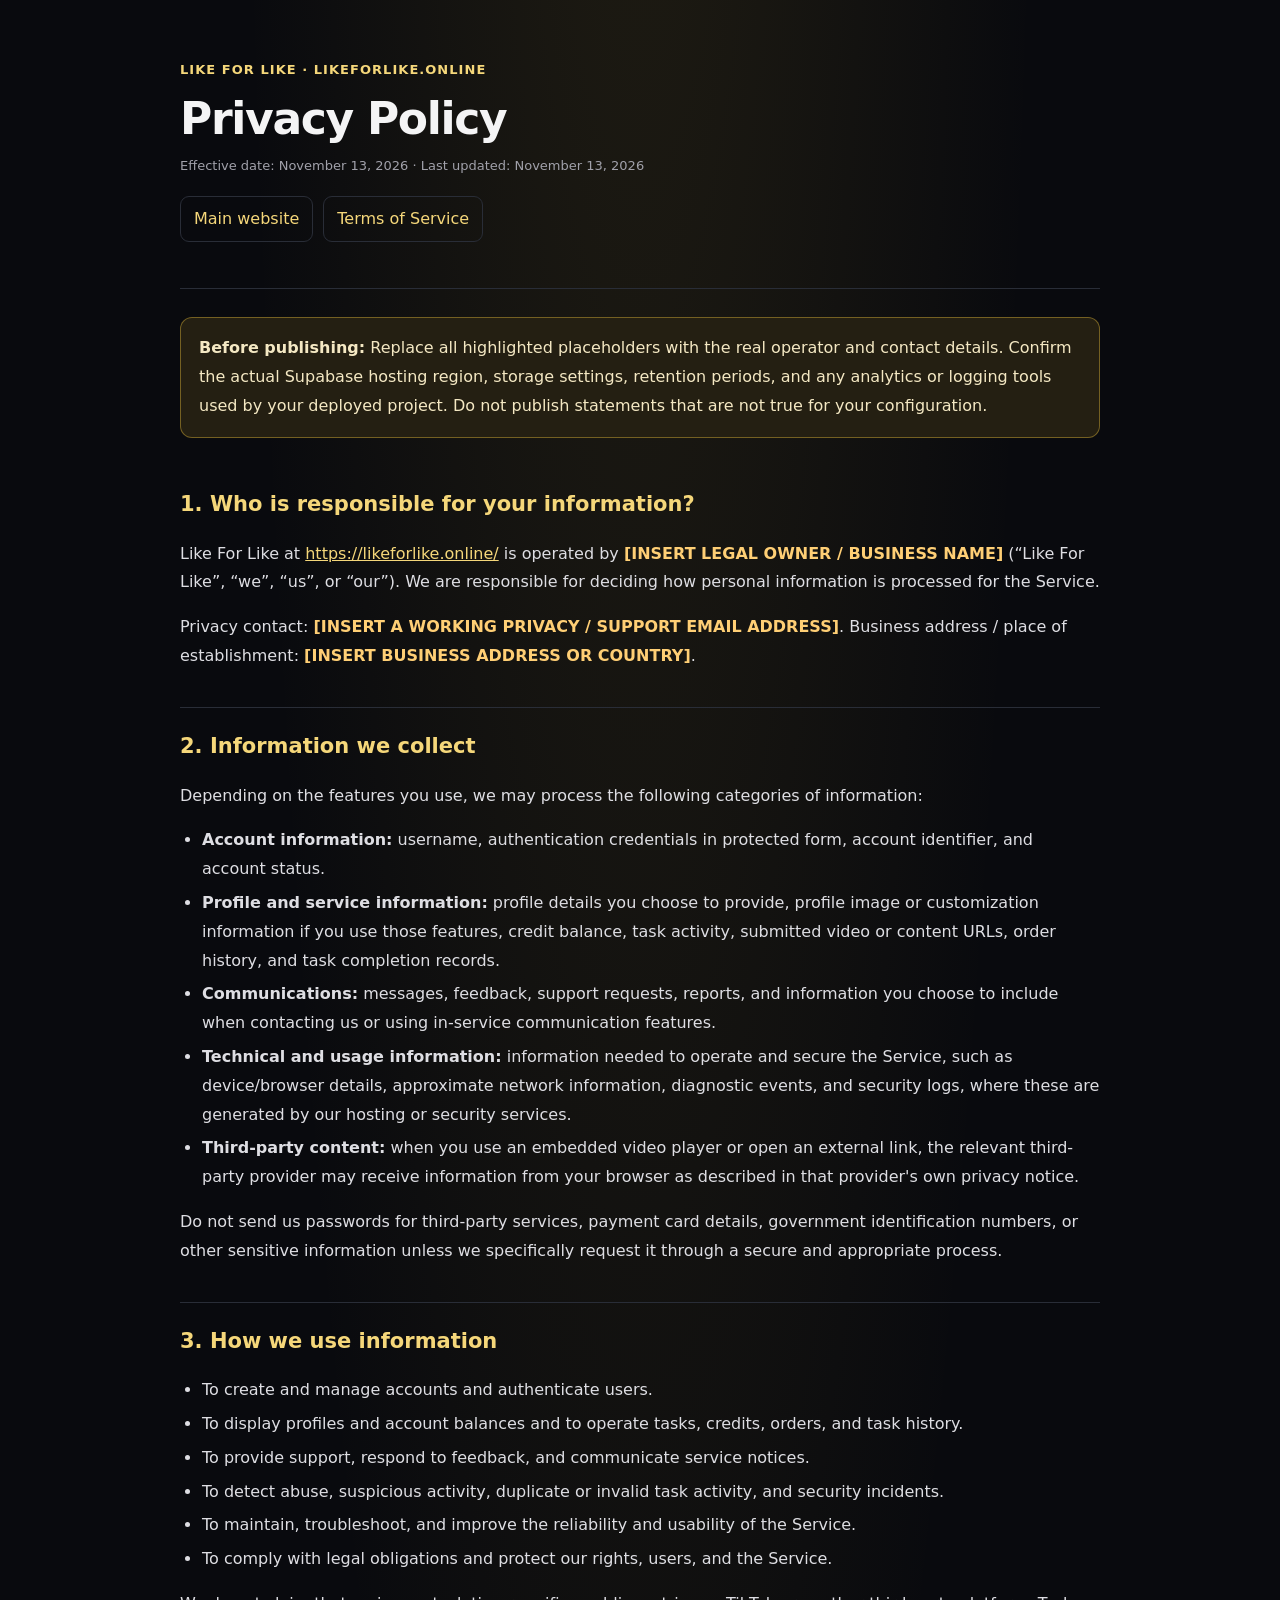
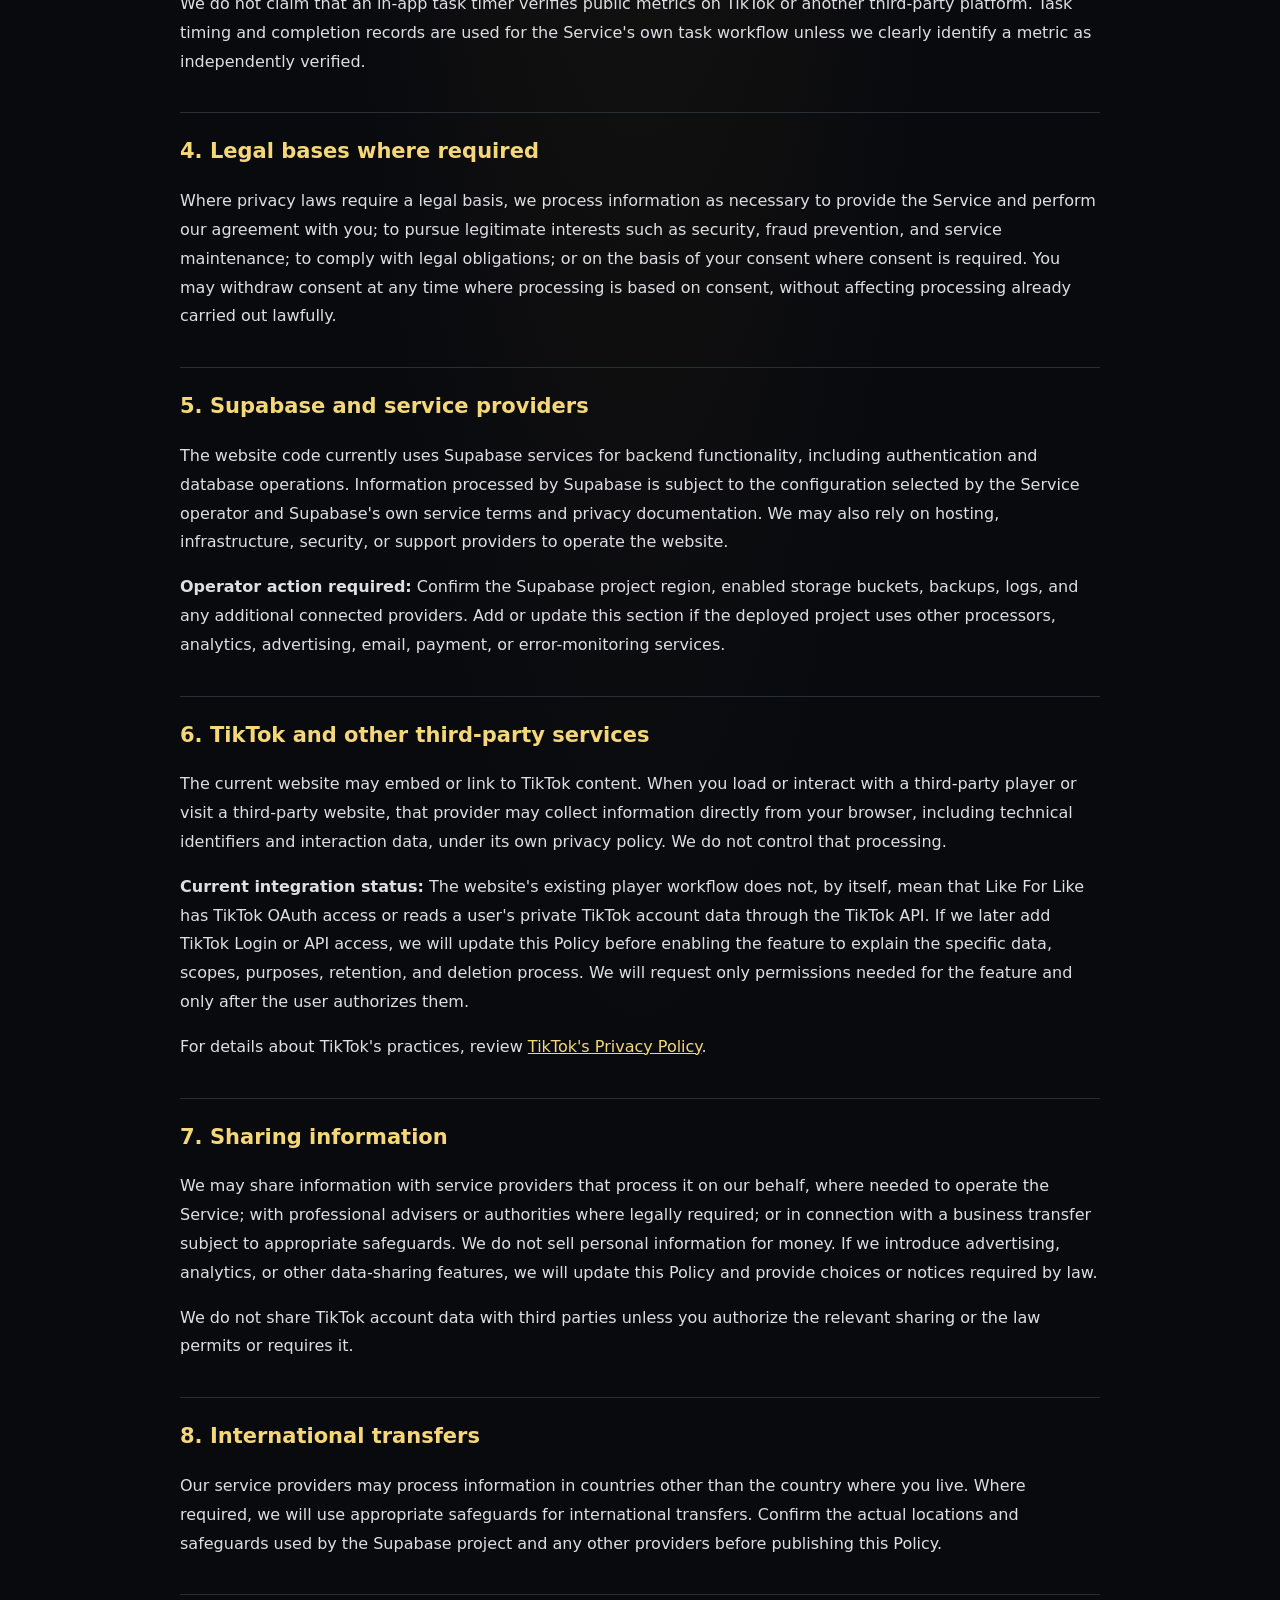
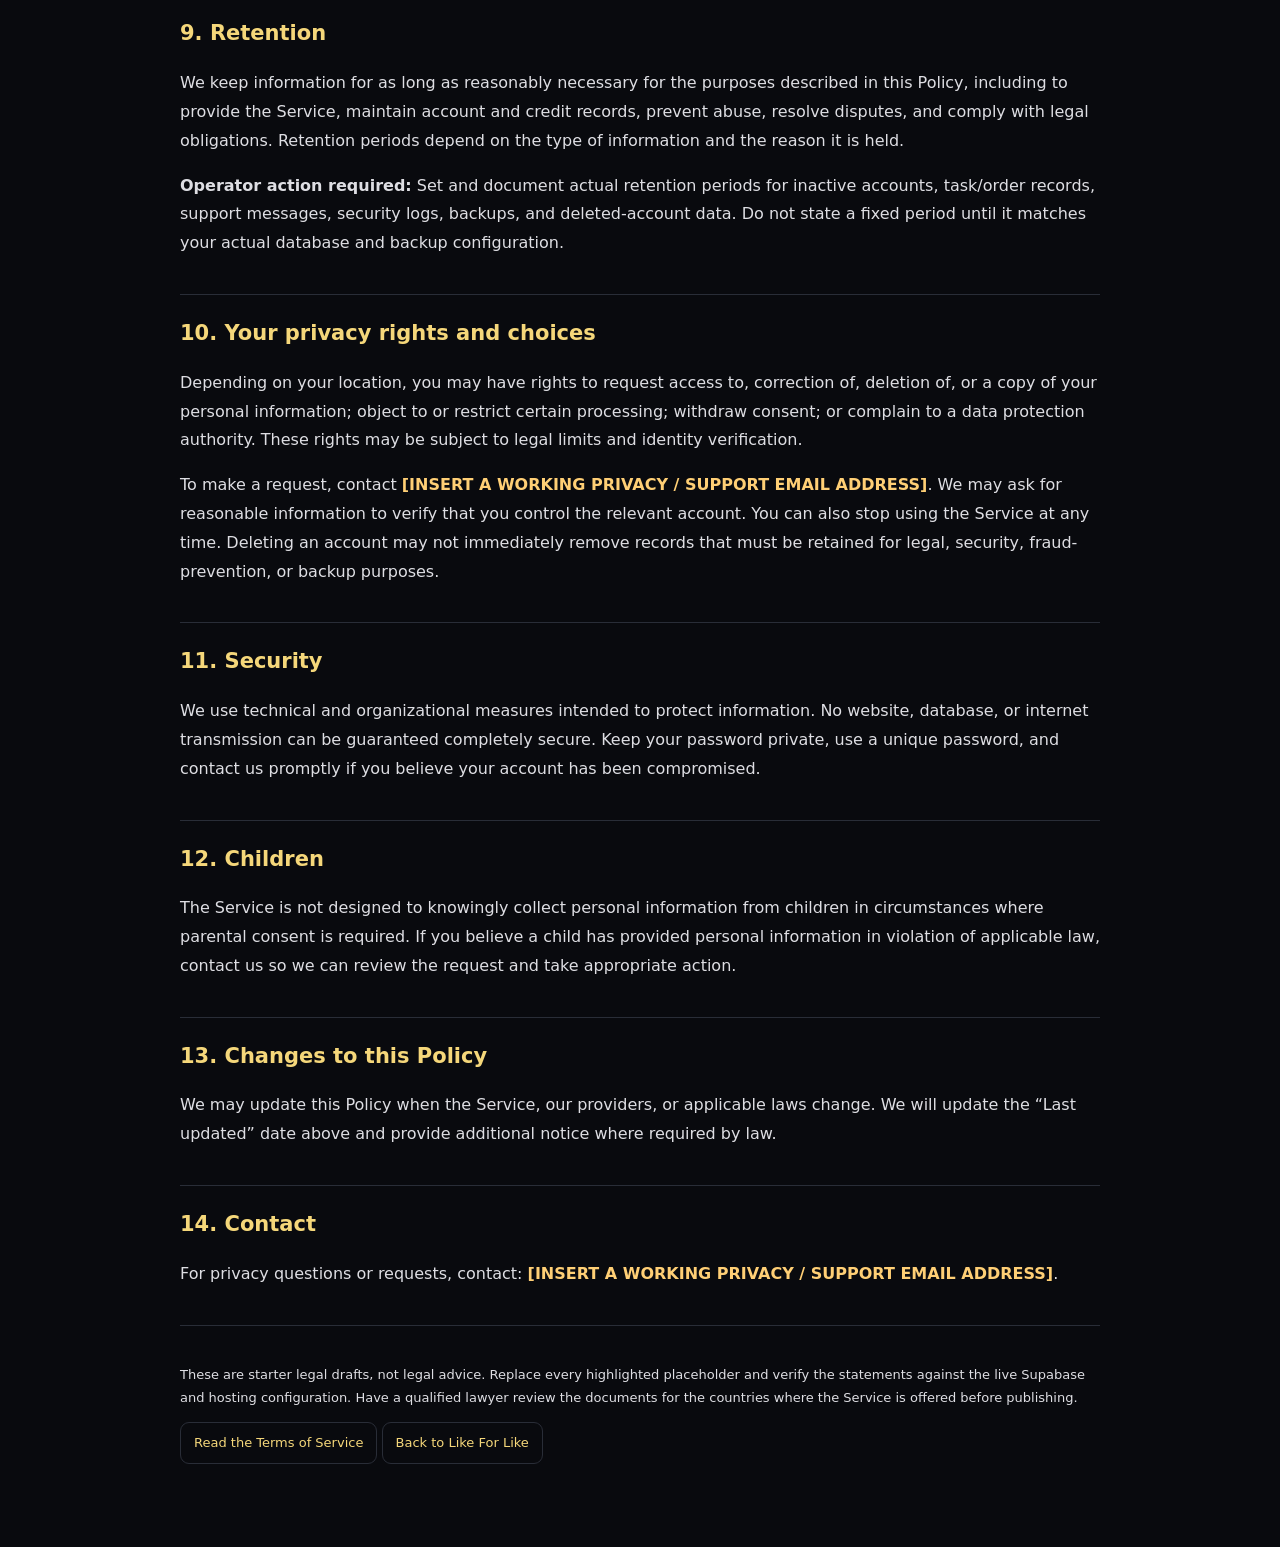
<file: legal/privacy.html>
<!doctype html>
<html lang="en">
<head>
<meta charset="utf-8"><meta name="viewport" content="width=device-width,initial-scale=1">
<meta name="robots" content="index,follow">
<title>Privacy Policy | Like For Like</title>
<meta name="description" content="How Like For Like collects, uses, stores, and protects information.">
<style>
:root{color-scheme:dark;--bg:#090a0e;--panel:#14161d;--line:#292d37;--text:#f4f4f5;--muted:#a1a1aa;--gold:#d4af37;--gold2:#f5d77a}
*{box-sizing:border-box}html{scroll-behavior:smooth}body{margin:0;background:radial-gradient(ellipse at 50% -20%,rgba(212,175,55,.12),transparent 45%),var(--bg);color:var(--text);font:16px/1.8 system-ui,-apple-system,"Segoe UI",sans-serif}
.wrap{width:min(920px,calc(100% - 32px));margin:0 auto;padding:34px 0 70px}
header{padding:24px 0 28px;border-bottom:1px solid var(--line);margin-bottom:28px}
.brand{font-weight:800;letter-spacing:.08em;color:var(--gold2);font-size:13px;text-transform:uppercase}
h1{font-size:clamp(30px,6vw,44px);line-height:1.2;margin:12px 0 8px;letter-spacing:-.03em}
.updated{color:var(--muted);font-size:13px}
.notice{padding:16px 18px;background:#241f12;border:1px solid rgba(212,175,55,.45);border-radius:12px;color:#f4e8c3;margin:20px 0 28px}
nav{display:flex;flex-wrap:wrap;gap:10px;margin:18px 0}
nav a,.back{display:inline-block;padding:8px 13px;border:1px solid var(--line);border-radius:9px;color:var(--gold2);text-decoration:none}
nav a:hover,.back:hover{border-color:var(--gold)}
section{padding:20px 0;border-bottom:1px solid var(--line)}
h2{font-size:21px;margin:0 0 10px;color:var(--gold2)}
h3{font-size:17px;margin:16px 0 6px}
p,li{color:#dedee3}li{margin:5px 0}ul{padding-left:22px}
a{color:var(--gold2);overflow-wrap:anywhere}
.small{font-size:13px;color:var(--muted)}
.placeholder{color:#ffcf75;font-weight:700}
footer{padding-top:24px;color:var(--muted);font-size:13px}
.lang{color:var(--muted);font-size:13px}
@media(max-width:600px){.wrap{padding-top:20px}.notice{padding:13px}}
</style>
</head>
<body><main class="wrap">
<header>
<div class="brand">Like For Like · likeforlike.online</div>
<h1>Privacy Policy</h1>
<div class="updated">Effective date: November 13, 2026 · Last updated: November 13, 2026</div>
<nav><a href="/">Main website</a><a href="/legal/terms.html">Terms of Service</a></nav>
</header>
<div class="notice"><strong>Before publishing:</strong> Replace all highlighted placeholders with the real operator and contact details. Confirm the actual Supabase hosting region, storage settings, retention periods, and any analytics or logging tools used by your deployed project. Do not publish statements that are not true for your configuration.</div>

<section><h2>1. Who is responsible for your information?</h2>
<p>Like For Like at <a href="https://likeforlike.online/">https://likeforlike.online/</a> is operated by <span class="placeholder">[INSERT LEGAL OWNER / BUSINESS NAME]</span> (“Like For Like”, “we”, “us”, or “our”). We are responsible for deciding how personal information is processed for the Service.</p>
<p>Privacy contact: <span class="placeholder">[INSERT A WORKING PRIVACY / SUPPORT EMAIL ADDRESS]</span>. Business address / place of establishment: <span class="placeholder">[INSERT BUSINESS ADDRESS OR COUNTRY]</span>.</p></section>

<section><h2>2. Information we collect</h2>
<p>Depending on the features you use, we may process the following categories of information:</p>
<ul><li><strong>Account information:</strong> username, authentication credentials in protected form, account identifier, and account status.</li>
<li><strong>Profile and service information:</strong> profile details you choose to provide, profile image or customization information if you use those features, credit balance, task activity, submitted video or content URLs, order history, and task completion records.</li>
<li><strong>Communications:</strong> messages, feedback, support requests, reports, and information you choose to include when contacting us or using in-service communication features.</li>
<li><strong>Technical and usage information:</strong> information needed to operate and secure the Service, such as device/browser details, approximate network information, diagnostic events, and security logs, where these are generated by our hosting or security services.</li>
<li><strong>Third-party content:</strong> when you use an embedded video player or open an external link, the relevant third-party provider may receive information from your browser as described in that provider's own privacy notice.</li></ul>
<p>Do not send us passwords for third-party services, payment card details, government identification numbers, or other sensitive information unless we specifically request it through a secure and appropriate process.</p></section>

<section><h2>3. How we use information</h2>
<ul><li>To create and manage accounts and authenticate users.</li>
<li>To display profiles and account balances and to operate tasks, credits, orders, and task history.</li>
<li>To provide support, respond to feedback, and communicate service notices.</li>
<li>To detect abuse, suspicious activity, duplicate or invalid task activity, and security incidents.</li>
<li>To maintain, troubleshoot, and improve the reliability and usability of the Service.</li>
<li>To comply with legal obligations and protect our rights, users, and the Service.</li></ul>
<p>We do not claim that an in-app task timer verifies public metrics on TikTok or another third-party platform. Task timing and completion records are used for the Service's own task workflow unless we clearly identify a metric as independently verified.</p></section>

<section><h2>4. Legal bases where required</h2>
<p>Where privacy laws require a legal basis, we process information as necessary to provide the Service and perform our agreement with you; to pursue legitimate interests such as security, fraud prevention, and service maintenance; to comply with legal obligations; or on the basis of your consent where consent is required. You may withdraw consent at any time where processing is based on consent, without affecting processing already carried out lawfully.</p></section>

<section><h2>5. Supabase and service providers</h2>
<p>The website code currently uses Supabase services for backend functionality, including authentication and database operations. Information processed by Supabase is subject to the configuration selected by the Service operator and Supabase's own service terms and privacy documentation. We may also rely on hosting, infrastructure, security, or support providers to operate the website.</p>
<p><strong>Operator action required:</strong> Confirm the Supabase project region, enabled storage buckets, backups, logs, and any additional connected providers. Add or update this section if the deployed project uses other processors, analytics, advertising, email, payment, or error-monitoring services.</p></section>

<section><h2>6. TikTok and other third-party services</h2>
<p>The current website may embed or link to TikTok content. When you load or interact with a third-party player or visit a third-party website, that provider may collect information directly from your browser, including technical identifiers and interaction data, under its own privacy policy. We do not control that processing.</p>
<p><strong>Current integration status:</strong> The website's existing player workflow does not, by itself, mean that Like For Like has TikTok OAuth access or reads a user's private TikTok account data through the TikTok API. If we later add TikTok Login or API access, we will update this Policy before enabling the feature to explain the specific data, scopes, purposes, retention, and deletion process. We will request only permissions needed for the feature and only after the user authorizes them.</p>
<p>For details about TikTok's practices, review <a href="https://www.tiktok.com/legal/page/row/privacy-policy/en" target="_blank" rel="noopener noreferrer">TikTok's Privacy Policy</a>.</p></section>

<section><h2>7. Sharing information</h2>
<p>We may share information with service providers that process it on our behalf, where needed to operate the Service; with professional advisers or authorities where legally required; or in connection with a business transfer subject to appropriate safeguards. We do not sell personal information for money. If we introduce advertising, analytics, or other data-sharing features, we will update this Policy and provide choices or notices required by law.</p>
<p>We do not share TikTok account data with third parties unless you authorize the relevant sharing or the law permits or requires it.</p></section>

<section><h2>8. International transfers</h2>
<p>Our service providers may process information in countries other than the country where you live. Where required, we will use appropriate safeguards for international transfers. Confirm the actual locations and safeguards used by the Supabase project and any other providers before publishing this Policy.</p></section>

<section><h2>9. Retention</h2>
<p>We keep information for as long as reasonably necessary for the purposes described in this Policy, including to provide the Service, maintain account and credit records, prevent abuse, resolve disputes, and comply with legal obligations. Retention periods depend on the type of information and the reason it is held.</p>
<p><strong>Operator action required:</strong> Set and document actual retention periods for inactive accounts, task/order records, support messages, security logs, backups, and deleted-account data. Do not state a fixed period until it matches your actual database and backup configuration.</p></section>

<section><h2>10. Your privacy rights and choices</h2>
<p>Depending on your location, you may have rights to request access to, correction of, deletion of, or a copy of your personal information; object to or restrict certain processing; withdraw consent; or complain to a data protection authority. These rights may be subject to legal limits and identity verification.</p>
<p>To make a request, contact <span class="placeholder">[INSERT A WORKING PRIVACY / SUPPORT EMAIL ADDRESS]</span>. We may ask for reasonable information to verify that you control the relevant account. You can also stop using the Service at any time. Deleting an account may not immediately remove records that must be retained for legal, security, fraud-prevention, or backup purposes.</p></section>

<section><h2>11. Security</h2>
<p>We use technical and organizational measures intended to protect information. No website, database, or internet transmission can be guaranteed completely secure. Keep your password private, use a unique password, and contact us promptly if you believe your account has been compromised.</p></section>

<section><h2>12. Children</h2>
<p>The Service is not designed to knowingly collect personal information from children in circumstances where parental consent is required. If you believe a child has provided personal information in violation of applicable law, contact us so we can review the request and take appropriate action.</p></section>

<section><h2>13. Changes to this Policy</h2>
<p>We may update this Policy when the Service, our providers, or applicable laws change. We will update the “Last updated” date above and provide additional notice where required by law.</p></section>

<section><h2>14. Contact</h2>
<p>For privacy questions or requests, contact: <span class="placeholder">[INSERT A WORKING PRIVACY / SUPPORT EMAIL ADDRESS]</span>.</p></section>

<footer><p>These are starter legal drafts, not legal advice. Replace every highlighted placeholder and verify the statements against the live Supabase and hosting configuration. Have a qualified lawyer review the documents for the countries where the Service is offered before publishing.</p><p><a class="back" href="/legal/terms.html">Read the Terms of Service</a> <a class="back" href="/">Back to Like For Like</a></p></footer>
</main></body></html>
</file>
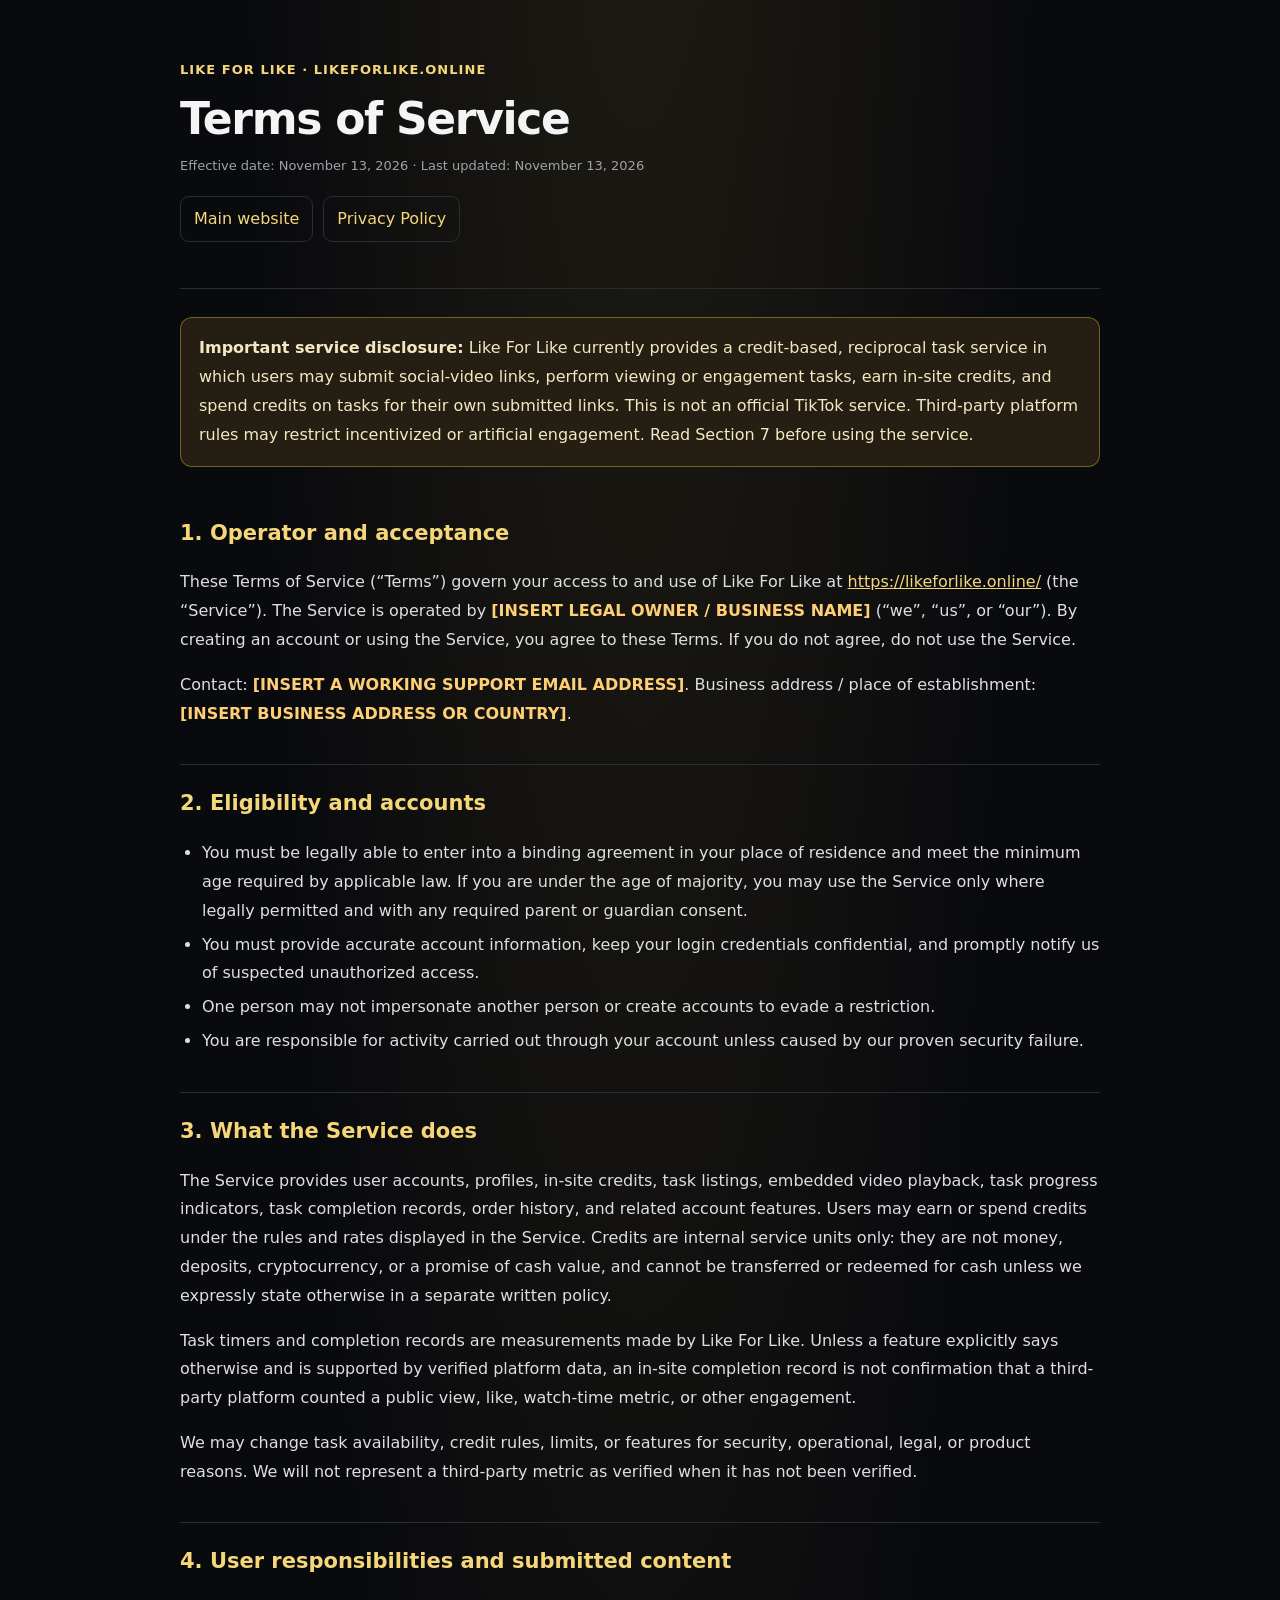
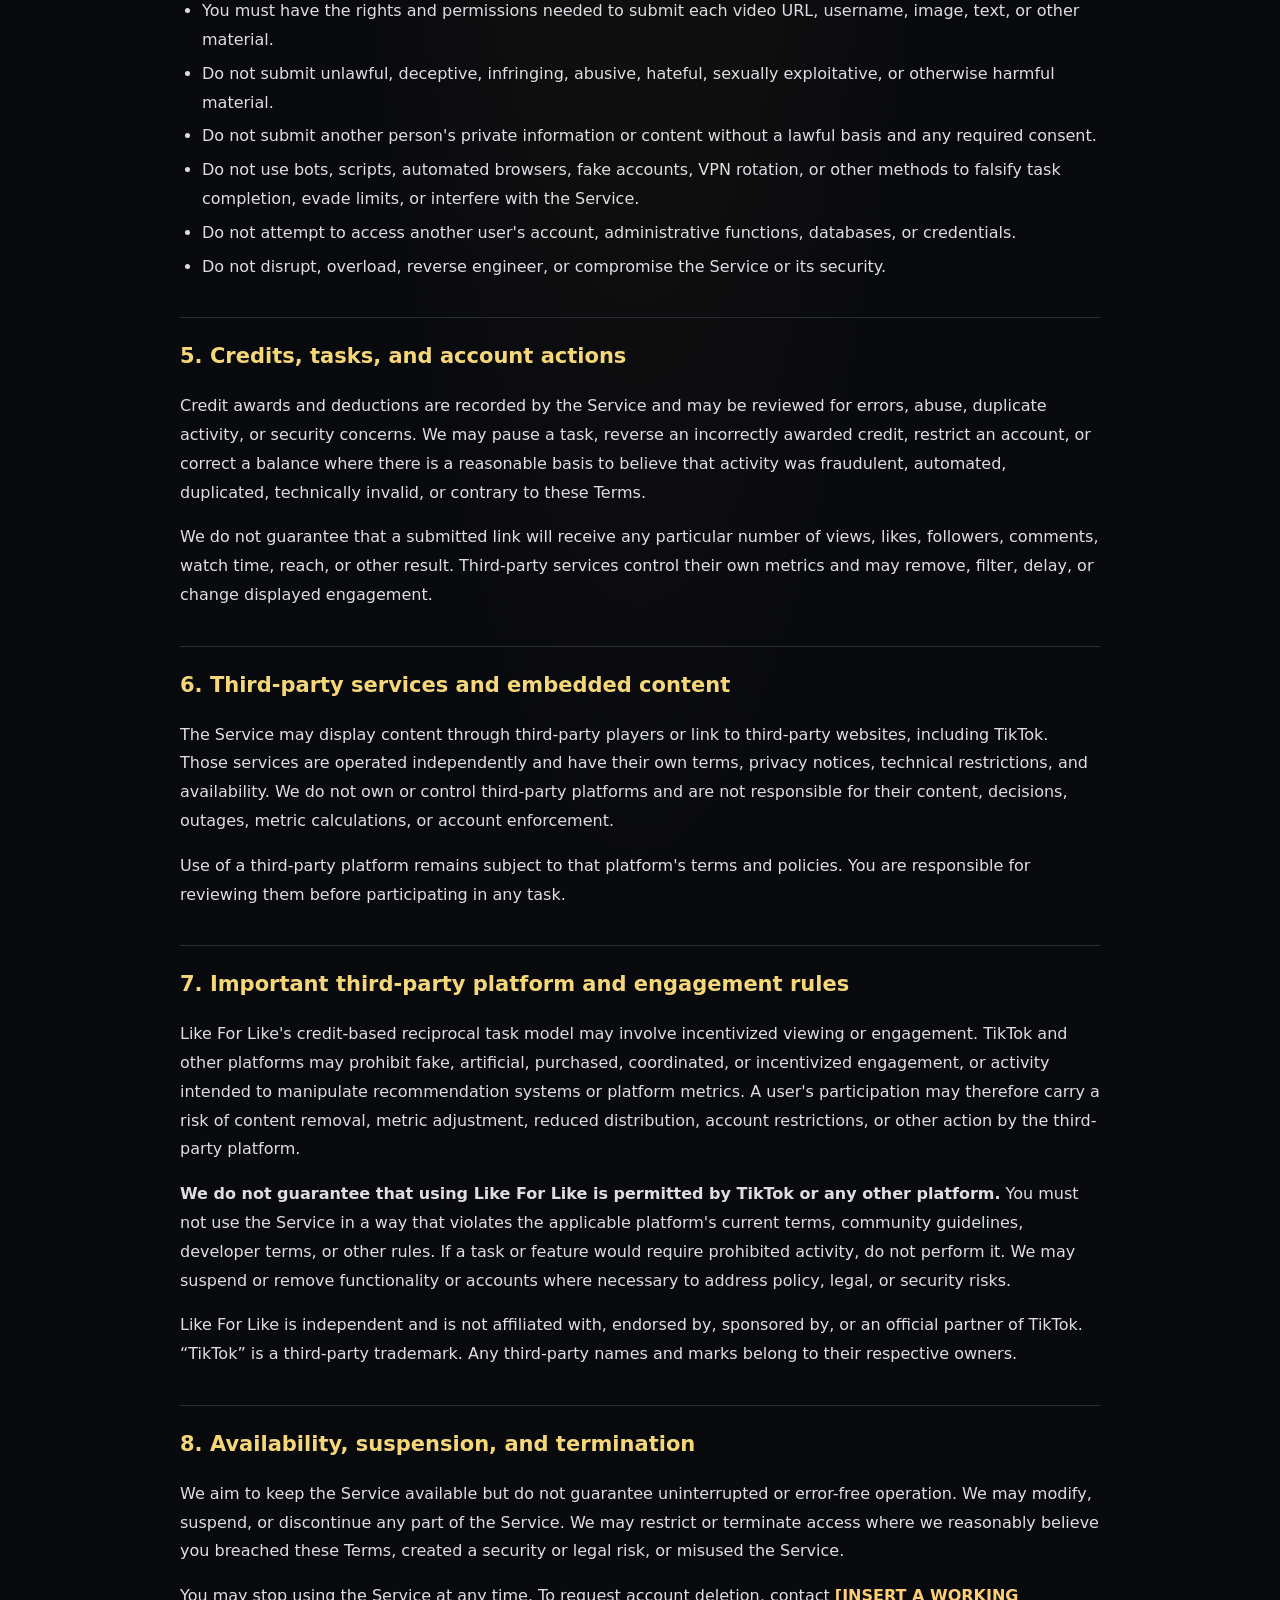
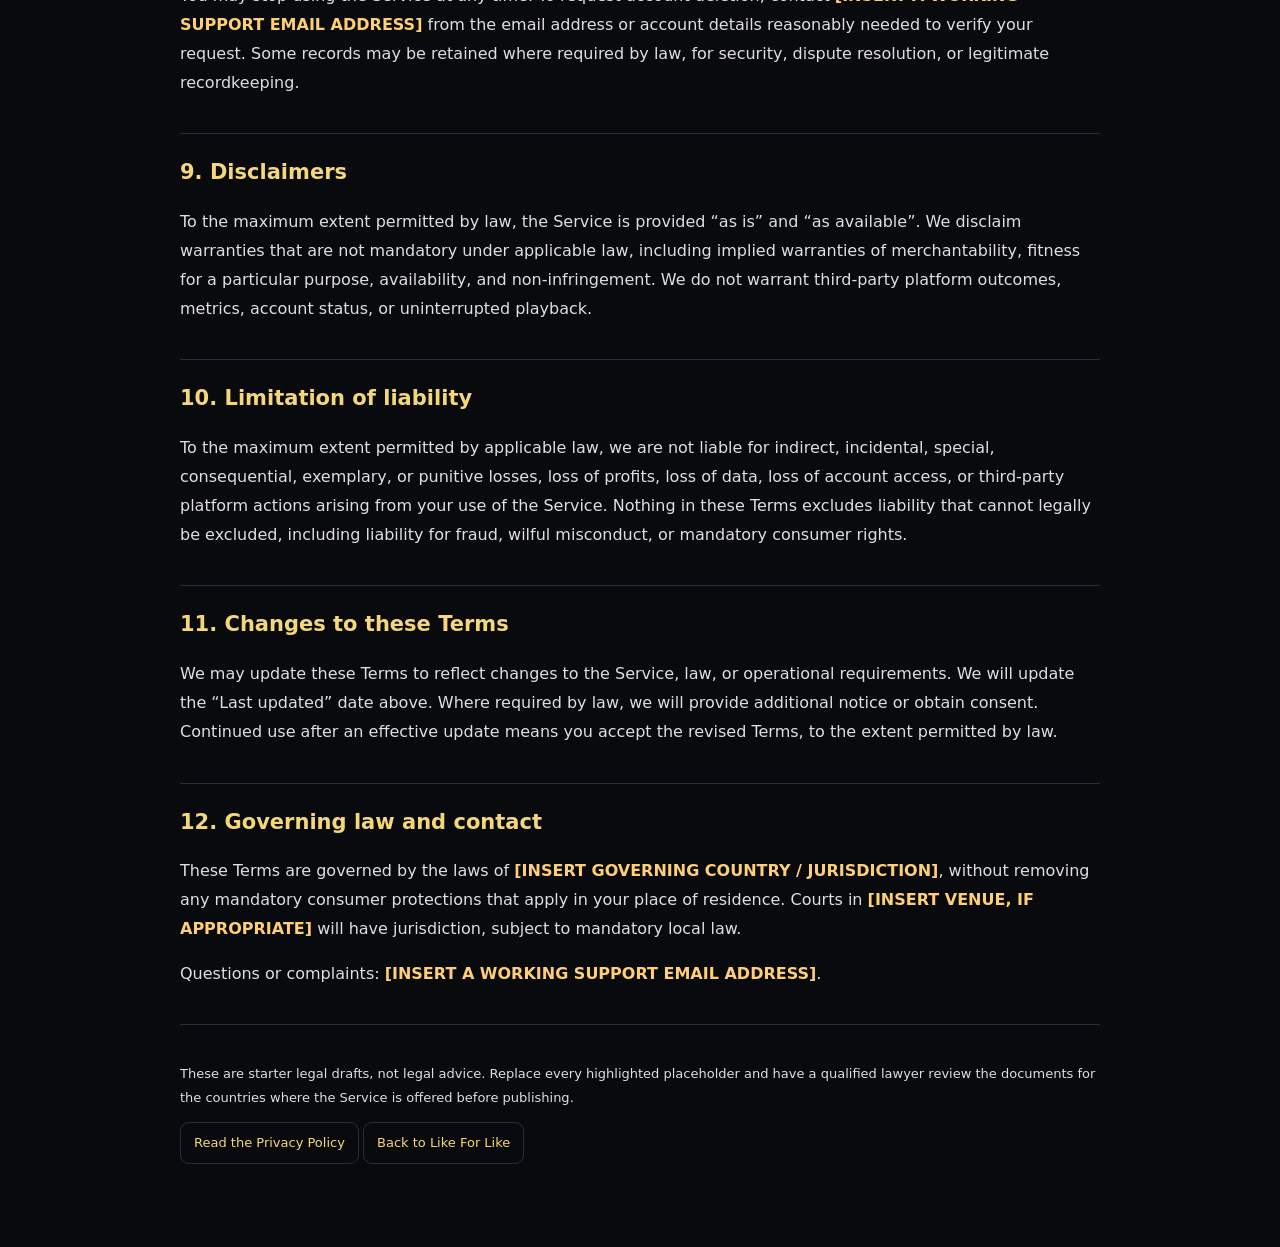
<file: legal/terms.html>
<!doctype html>
<html lang="en">
<head>
<meta charset="utf-8"><meta name="viewport" content="width=device-width,initial-scale=1">
<meta name="robots" content="index,follow">
<title>Terms of Service | Like For Like</title>
<meta name="description" content="Terms governing use of Like For Like online services.">
<style>
:root{color-scheme:dark;--bg:#090a0e;--panel:#14161d;--line:#292d37;--text:#f4f4f5;--muted:#a1a1aa;--gold:#d4af37;--gold2:#f5d77a}
*{box-sizing:border-box}html{scroll-behavior:smooth}body{margin:0;background:radial-gradient(ellipse at 50% -20%,rgba(212,175,55,.12),transparent 45%),var(--bg);color:var(--text);font:16px/1.8 system-ui,-apple-system,"Segoe UI",sans-serif}
.wrap{width:min(920px,calc(100% - 32px));margin:0 auto;padding:34px 0 70px}
header{padding:24px 0 28px;border-bottom:1px solid var(--line);margin-bottom:28px}
.brand{font-weight:800;letter-spacing:.08em;color:var(--gold2);font-size:13px;text-transform:uppercase}
h1{font-size:clamp(30px,6vw,44px);line-height:1.2;margin:12px 0 8px;letter-spacing:-.03em}
.updated{color:var(--muted);font-size:13px}
.notice{padding:16px 18px;background:#241f12;border:1px solid rgba(212,175,55,.45);border-radius:12px;color:#f4e8c3;margin:20px 0 28px}
nav{display:flex;flex-wrap:wrap;gap:10px;margin:18px 0}
nav a,.back{display:inline-block;padding:8px 13px;border:1px solid var(--line);border-radius:9px;color:var(--gold2);text-decoration:none}
nav a:hover,.back:hover{border-color:var(--gold)}
section{padding:20px 0;border-bottom:1px solid var(--line)}
h2{font-size:21px;margin:0 0 10px;color:var(--gold2)}
h3{font-size:17px;margin:16px 0 6px}
p,li{color:#dedee3}li{margin:5px 0}ul{padding-left:22px}
a{color:var(--gold2);overflow-wrap:anywhere}
.small{font-size:13px;color:var(--muted)}
.placeholder{color:#ffcf75;font-weight:700}
footer{padding-top:24px;color:var(--muted);font-size:13px}
.lang{color:var(--muted);font-size:13px}
@media(max-width:600px){.wrap{padding-top:20px}.notice{padding:13px}}
</style>
</head>
<body><main class="wrap">
<header>
<div class="brand">Like For Like · likeforlike.online</div>
<h1>Terms of Service</h1>
<div class="updated">Effective date: November 13, 2026 · Last updated: November 13, 2026</div>
<nav><a href="/">Main website</a><a href="/legal/privacy.html">Privacy Policy</a></nav>
</header>
<div class="notice"><strong>Important service disclosure:</strong> Like For Like currently provides a credit-based, reciprocal task service in which users may submit social-video links, perform viewing or engagement tasks, earn in-site credits, and spend credits on tasks for their own submitted links. This is not an official TikTok service. Third-party platform rules may restrict incentivized or artificial engagement. Read Section 7 before using the service.</div>

<section><h2>1. Operator and acceptance</h2>
<p>These Terms of Service (“Terms”) govern your access to and use of Like For Like at <a href="https://likeforlike.online/">https://likeforlike.online/</a> (the “Service”). The Service is operated by <span class="placeholder">[INSERT LEGAL OWNER / BUSINESS NAME]</span> (“we”, “us”, or “our”). By creating an account or using the Service, you agree to these Terms. If you do not agree, do not use the Service.</p>
<p>Contact: <span class="placeholder">[INSERT A WORKING SUPPORT EMAIL ADDRESS]</span>. Business address / place of establishment: <span class="placeholder">[INSERT BUSINESS ADDRESS OR COUNTRY]</span>.</p></section>

<section><h2>2. Eligibility and accounts</h2>
<ul><li>You must be legally able to enter into a binding agreement in your place of residence and meet the minimum age required by applicable law. If you are under the age of majority, you may use the Service only where legally permitted and with any required parent or guardian consent.</li>
<li>You must provide accurate account information, keep your login credentials confidential, and promptly notify us of suspected unauthorized access.</li>
<li>One person may not impersonate another person or create accounts to evade a restriction.</li>
<li>You are responsible for activity carried out through your account unless caused by our proven security failure.</li></ul></section>

<section><h2>3. What the Service does</h2>
<p>The Service provides user accounts, profiles, in-site credits, task listings, embedded video playback, task progress indicators, task completion records, order history, and related account features. Users may earn or spend credits under the rules and rates displayed in the Service. Credits are internal service units only: they are not money, deposits, cryptocurrency, or a promise of cash value, and cannot be transferred or redeemed for cash unless we expressly state otherwise in a separate written policy.</p>
<p>Task timers and completion records are measurements made by Like For Like. Unless a feature explicitly says otherwise and is supported by verified platform data, an in-site completion record is not confirmation that a third-party platform counted a public view, like, watch-time metric, or other engagement.</p>
<p>We may change task availability, credit rules, limits, or features for security, operational, legal, or product reasons. We will not represent a third-party metric as verified when it has not been verified.</p></section>

<section><h2>4. User responsibilities and submitted content</h2>
<ul><li>You must have the rights and permissions needed to submit each video URL, username, image, text, or other material.</li>
<li>Do not submit unlawful, deceptive, infringing, abusive, hateful, sexually exploitative, or otherwise harmful material.</li>
<li>Do not submit another person's private information or content without a lawful basis and any required consent.</li>
<li>Do not use bots, scripts, automated browsers, fake accounts, VPN rotation, or other methods to falsify task completion, evade limits, or interfere with the Service.</li>
<li>Do not attempt to access another user's account, administrative functions, databases, or credentials.</li>
<li>Do not disrupt, overload, reverse engineer, or compromise the Service or its security.</li></ul></section>

<section><h2>5. Credits, tasks, and account actions</h2>
<p>Credit awards and deductions are recorded by the Service and may be reviewed for errors, abuse, duplicate activity, or security concerns. We may pause a task, reverse an incorrectly awarded credit, restrict an account, or correct a balance where there is a reasonable basis to believe that activity was fraudulent, automated, duplicated, technically invalid, or contrary to these Terms.</p>
<p>We do not guarantee that a submitted link will receive any particular number of views, likes, followers, comments, watch time, reach, or other result. Third-party services control their own metrics and may remove, filter, delay, or change displayed engagement.</p></section>

<section><h2>6. Third-party services and embedded content</h2>
<p>The Service may display content through third-party players or link to third-party websites, including TikTok. Those services are operated independently and have their own terms, privacy notices, technical restrictions, and availability. We do not own or control third-party platforms and are not responsible for their content, decisions, outages, metric calculations, or account enforcement.</p>
<p>Use of a third-party platform remains subject to that platform's terms and policies. You are responsible for reviewing them before participating in any task.</p></section>

<section><h2>7. Important third-party platform and engagement rules</h2>
<p>Like For Like's credit-based reciprocal task model may involve incentivized viewing or engagement. TikTok and other platforms may prohibit fake, artificial, purchased, coordinated, or incentivized engagement, or activity intended to manipulate recommendation systems or platform metrics. A user's participation may therefore carry a risk of content removal, metric adjustment, reduced distribution, account restrictions, or other action by the third-party platform.</p>
<p><strong>We do not guarantee that using Like For Like is permitted by TikTok or any other platform.</strong> You must not use the Service in a way that violates the applicable platform's current terms, community guidelines, developer terms, or other rules. If a task or feature would require prohibited activity, do not perform it. We may suspend or remove functionality or accounts where necessary to address policy, legal, or security risks.</p>
<p>Like For Like is independent and is not affiliated with, endorsed by, sponsored by, or an official partner of TikTok. “TikTok” is a third-party trademark. Any third-party names and marks belong to their respective owners.</p></section>

<section><h2>8. Availability, suspension, and termination</h2>
<p>We aim to keep the Service available but do not guarantee uninterrupted or error-free operation. We may modify, suspend, or discontinue any part of the Service. We may restrict or terminate access where we reasonably believe you breached these Terms, created a security or legal risk, or misused the Service.</p>
<p>You may stop using the Service at any time. To request account deletion, contact <span class="placeholder">[INSERT A WORKING SUPPORT EMAIL ADDRESS]</span> from the email address or account details reasonably needed to verify your request. Some records may be retained where required by law, for security, dispute resolution, or legitimate recordkeeping.</p></section>

<section><h2>9. Disclaimers</h2>
<p>To the maximum extent permitted by law, the Service is provided “as is” and “as available”. We disclaim warranties that are not mandatory under applicable law, including implied warranties of merchantability, fitness for a particular purpose, availability, and non-infringement. We do not warrant third-party platform outcomes, metrics, account status, or uninterrupted playback.</p></section>

<section><h2>10. Limitation of liability</h2>
<p>To the maximum extent permitted by applicable law, we are not liable for indirect, incidental, special, consequential, exemplary, or punitive losses, loss of profits, loss of data, loss of account access, or third-party platform actions arising from your use of the Service. Nothing in these Terms excludes liability that cannot legally be excluded, including liability for fraud, wilful misconduct, or mandatory consumer rights.</p></section>

<section><h2>11. Changes to these Terms</h2>
<p>We may update these Terms to reflect changes to the Service, law, or operational requirements. We will update the “Last updated” date above. Where required by law, we will provide additional notice or obtain consent. Continued use after an effective update means you accept the revised Terms, to the extent permitted by law.</p></section>

<section><h2>12. Governing law and contact</h2>
<p>These Terms are governed by the laws of <span class="placeholder">[INSERT GOVERNING COUNTRY / JURISDICTION]</span>, without removing any mandatory consumer protections that apply in your place of residence. Courts in <span class="placeholder">[INSERT VENUE, IF APPROPRIATE]</span> will have jurisdiction, subject to mandatory local law.</p>
<p>Questions or complaints: <span class="placeholder">[INSERT A WORKING SUPPORT EMAIL ADDRESS]</span>.</p></section>

<footer><p>These are starter legal drafts, not legal advice. Replace every highlighted placeholder and have a qualified lawyer review the documents for the countries where the Service is offered before publishing.</p><p><a class="back" href="/legal/privacy.html">Read the Privacy Policy</a> <a class="back" href="/">Back to Like For Like</a></p></footer>
</main></body></html>
</file>
